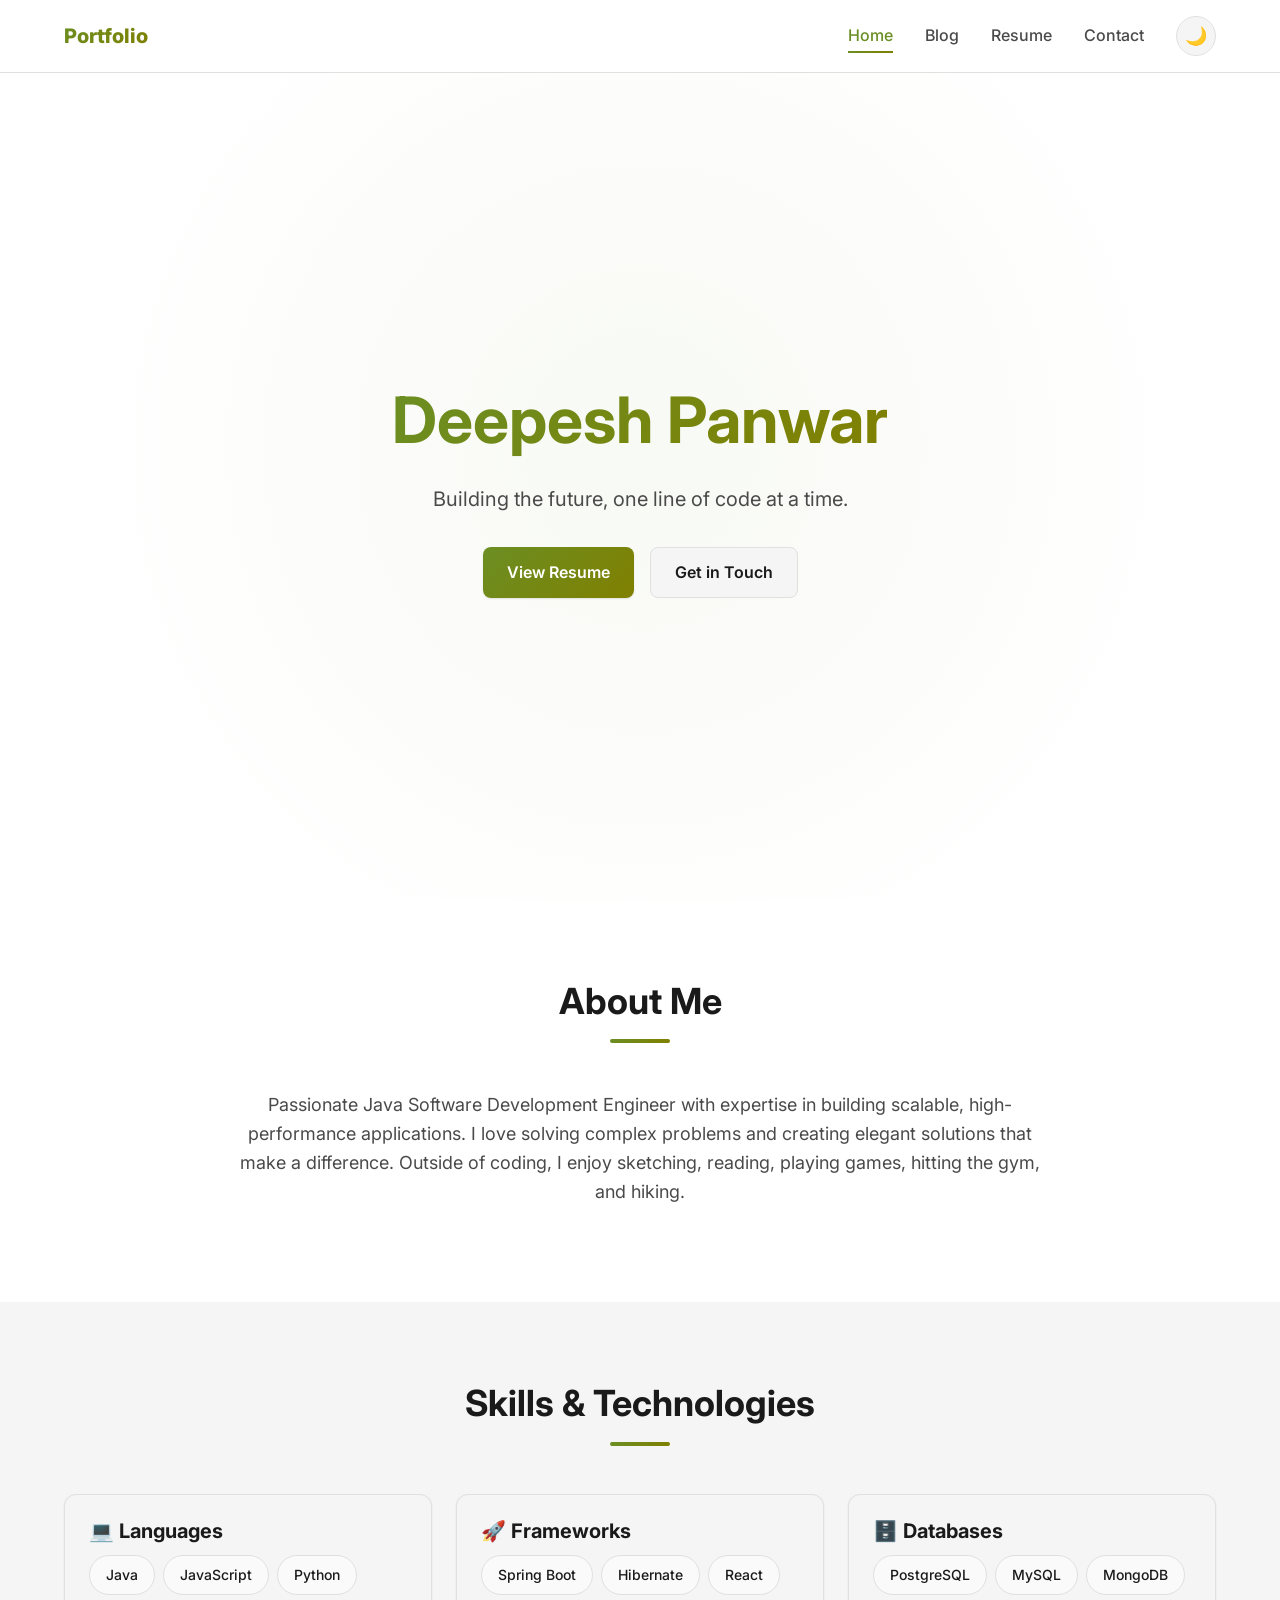
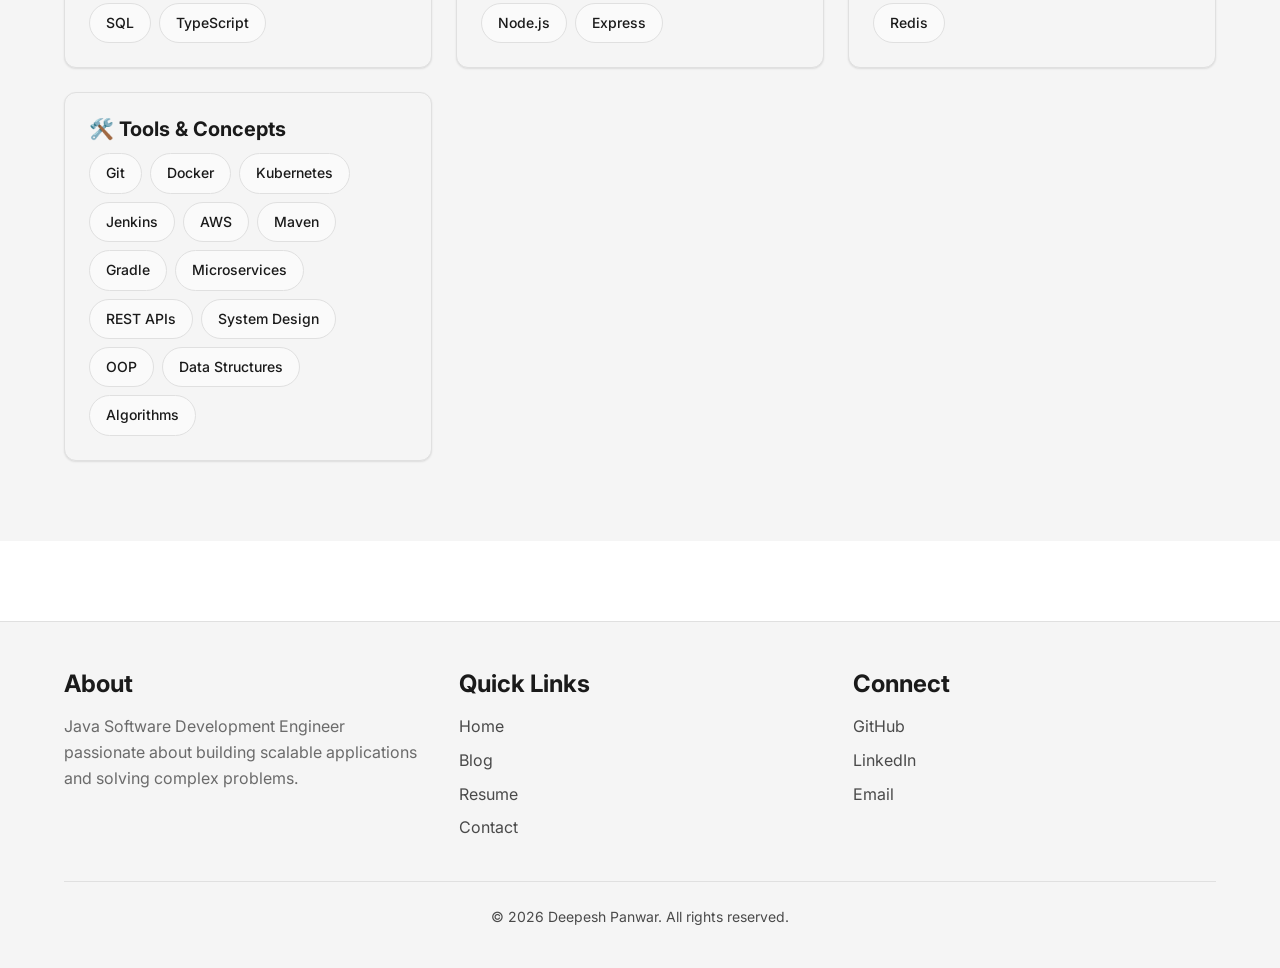
<file: index.html>
<!doctype html>
<html lang="en">
  <head>
    <meta charset="UTF-8" />
    <meta name="viewport" content="width=device-width, initial-scale=1.0" />
    <meta
      name="description"
      content="Portfolio of a Java Software Development Engineer - Building scalable applications and solving complex problems"
    />
    <meta
      name="keywords"
      content="Java Developer, Software Engineer, Spring Boot, Microservices, Backend Development"
    />
    <meta name="author" content="Deepesh Panwar" />
    <title>DP</title>

    <!-- Stylesheet -->
    <link rel="stylesheet" href="css/styles.css" />

    <!-- Favicon -->
    <link rel="icon" type="image/png" href="assets/icons/favicon.png">

    <!-- Google tag (gtag.js) -->
    <script async src="https://www.googletagmanager.com/gtag/js?id=G-KCR0TJN84C"></script>
    <script>
      window.dataLayer = window.dataLayer || [];
      function gtag(){dataLayer.push(arguments);}
      gtag('js', new Date());

      gtag('config', 'G-KCR0TJN84C');
    </script>
  </head>
  <body>
    <!-- Navigation -->
    <div id="navbar-placeholder"></div>

    <!-- Hero Section -->
    <section class="hero">
      <div class="container hero-content">
        <h1 class="hero-title" id="hero-name">Loading...</h1>
        <p class="hero-subtitle" id="hero-tagline">Loading...</p>
        <div class="hero-cta">
          <a href="resume.html" class="btn btn-primary">View Resume</a>
          <a href="contact.html" class="btn btn-secondary">Get in Touch</a>
        </div>
      </div>
    </section>

    <!-- About Section -->
    <section class="section">
      <div class="container">
        <h2 class="section-title">About Me</h2>
        <div style="max-width: 800px; margin: 0 auto; text-align: center">
          <p
            id="about-bio"
            style="
              font-size: var(--text-lg);
              color: var(--color-text-secondary);
            "
          >
            Loading...
          </p>
        </div>
      </div>
    </section>

    <!-- Skills Section -->
    <section class="section" style="background: var(--color-surface)">
      <div class="container">
        <h2 class="section-title">Skills & Technologies</h2>
        <div id="skills-container">Loading...</div>
      </div>
    </section>

    <!-- Testimonials Section -->
    <!-- Testimonials Section (Hidden) -->
    <!--
    <section class="section">
      <div class="container">
        <h2 class="section-title">What People Say</h2>

        <div class="grid grid-3 mb-8" id="testimonials-container">
          Loading...
        </div>

        <div style="max-width: 600px; margin: 0 auto">
          <div class="card">
            <h3 class="card-title text-center">Share Your Thoughts</h3>
            <p class="text-center text-muted mb-6">
              Worked with me? I'd love to hear your feedback!
            </p>

            <form
              id="testimonial-form"
              onsubmit="handleTestimonialSubmit(event)"
            >
              <div class="form-group">
                <label for="testimonial-name" class="form-label"
                  >Your Name *</label
                >
                <input
                  type="text"
                  id="testimonial-name"
                  class="form-input"
                  placeholder="John Doe"
                  required
                />
              </div>

              <div class="form-group">
                <label for="testimonial-role" class="form-label"
                  >Your Role/Company *</label
                >
                <input
                  type="text"
                  id="testimonial-role"
                  class="form-input"
                  placeholder="Senior Developer at Company X"
                  required
                />
              </div>

              <div class="form-group">
                <label for="testimonial-message" class="form-label"
                  >Your Message *</label
                >
                <textarea
                  id="testimonial-message"
                  class="form-textarea"
                  placeholder="Share your experience working with me..."
                  required
                  minlength="20"
                ></textarea>
              </div>

              <button type="submit" class="btn btn-primary" style="width: 100%">
                Submit Testimonial
              </button>

              <p
                class="text-muted text-center mt-4"
                style="font-size: var(--text-sm)"
              >
                Your testimonial will be reviewed before being published.
              </p>
            </form>
          </div>
        </div>
      </div>
    </section>
    -->

    <!-- Footer -->
    <div id="footer-placeholder"></div>

    <!-- Scripts -->
    <script src="js/data.js"></script>
    <script src="js/components.js"></script>
    <script src="js/theme.js"></script>

    <!-- Page-specific script -->
    <script>
      document.addEventListener("DOMContentLoaded", () => {
        // Populate hero section
        document.getElementById("hero-name").textContent =
          portfolioData.personal.name;
        document.getElementById("hero-tagline").textContent =
          portfolioData.personal.tagline;

        // Populate about section
        document.getElementById("about-bio").textContent =
          portfolioData.personal.bio;

        // Populate skills
        document.getElementById("skills-container").innerHTML =
          createSkillsSection();

        // Populate testimonials
        const testimonialsContainer = document.getElementById(
          "testimonials-container",
        );
        if (testimonialsContainer) {
            const approvedTestimonials = portfolioData.testimonials.filter(
              (t) => t.approved,
            );

            if (approvedTestimonials.length > 0) {
              testimonialsContainer.innerHTML = approvedTestimonials
                .map((testimonial) => createTestimonialCard(testimonial))
                .join("");
            } else {
              testimonialsContainer.innerHTML =
                '<p class="text-center text-muted">No testimonials yet. Be the first to share your thoughts!</p>';
            }
        }
      });
    </script>

    <!-- Add skill tag styles -->
    <style>
      .skill-tag {
        display: inline-block;
        padding: var(--space-2) var(--space-4);
        background: var(--color-surface-elevated);
        border: 1px solid var(--color-border);
        border-radius: var(--radius-full);
        font-size: var(--text-sm);
        font-weight: 500;
        color: var(--color-text);
        transition: all var(--transition-fast);
      }

      .skill-tag:hover {
        background: #6b8e23;
        color: white;
        border-color: #6b8e23;
        transform: translateY(-2px);
      }

      .tag {
        display: inline-block;
        padding: var(--space-1) var(--space-3);
        background: var(--color-surface-elevated);
        border-radius: var(--radius-full);
        font-size: var(--text-xs);
        color: var(--color-primary);
        font-weight: 600;
      }
    </style>
  </body>
</html>
</file>
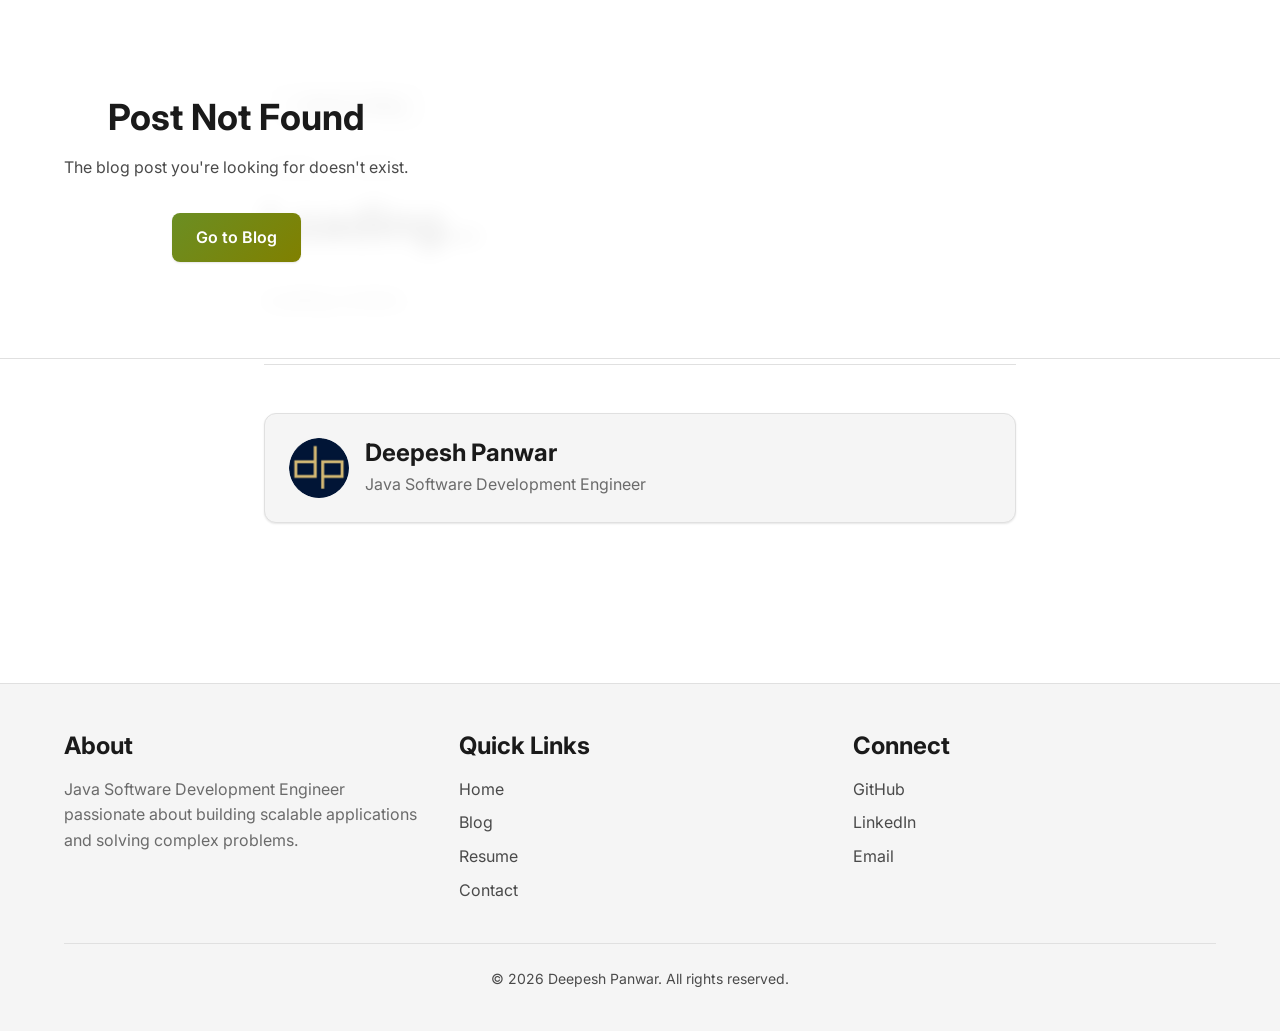
<file: blog-post.html>
<!DOCTYPE html>
<html lang="en">
<head>
  <meta charset="UTF-8">
  <meta name="viewport" content="width=device-width, initial-scale=1.0">
  <meta name="description" content="Blog post details">
  <title>Blog Post - Deepesh Panwar</title>
  
  <link rel="icon" type="image/png" href="assets/icons/favicon.png">
  <link rel="stylesheet" href="css/styles.css">

  <!-- Google tag (gtag.js) -->
  <script async src="https://www.googletagmanager.com/gtag/js?id=G-KCR0TJN84C"></script>
  <script>
    window.dataLayer = window.dataLayer || [];
    function gtag(){dataLayer.push(arguments);}
    gtag('js', new Date());

    gtag('config', 'G-KCR0TJN84C');
  </script>
</head>
<body>
  <!-- Navigation -->
  <div id="navbar-placeholder"></div>

  <!-- Blog Post Content -->
  <article class="section">
    <div class="container" style="max-width: 800px;"> <!-- Centered and limited width -->
      <a href="blog.html" class="btn btn-secondary mb-6">← Back to Blog</a>
      
      <header class="mb-8">
        <div class="card-meta mb-4">
          <span id="post-date">Loading...</span>
          <span id="post-read-time">Loading...</span>
        </div>
        <h1 id="post-title" style="margin-bottom: var(--space-4);">Loading...</h1>
        <div id="post-tags" class="mb-6"></div>
      </header>
      
      <div class="card" style="border: none; background: transparent; box-shadow: none; padding: 0;">
        <div id="post-content" style="font-size: var(--text-lg); line-height: 1.8; color: var(--color-text-secondary);">
          Loading content...
        </div>
      </div>
      
      <hr style="margin: var(--space-12) 0; border: 0; border-top: 1px solid var(--color-border);">
      
      <!-- Author Bio (Mini) -->
      <div class="card flex-center" style="gap: var(--space-4); justify-content: flex-start;">
        <img src="assets/icons/favicon.png" alt="Author" style="width: 60px; height: 60px; border-radius: 50%;">
        <div>
          <h4 style="margin-bottom: var(--space-1);">Deepesh Panwar</h4>
          <p class="text-muted" style="margin-bottom: 0;">Java Software Development Engineer</p>
        </div>
      </div>
    </div>
  </article>

  <!-- Footer -->
  <div id="footer-placeholder"></div>

  <!-- Scripts -->
  <script src="js/data.js"></script>
  <script src="js/components.js"></script>
  <script src="js/theme.js"></script>
  
  <script>
    document.addEventListener('DOMContentLoaded', () => {
      // Get post ID from URL
      const urlParams = new URLSearchParams(window.location.search);
      const postId = parseInt(urlParams.get('id'));
      
      // Find post in data
      const post = portfolioData.blogPosts.find(p => p.id === postId);
      
      if (post) {
        // Populate content
        document.title = `${post.title} - Deepesh Panwar`;
        document.getElementById('post-title').textContent = post.title;
        document.getElementById('post-date').textContent = `📅 ${formatDate(post.date)}`;
        document.getElementById('post-read-time').textContent = `⏱️ ${post.readTime}`;
        
        // Tags
        const tagsHtml = post.tags.map(tag => `<span class="tag">#${tag}</span>`).join(' ');
        document.getElementById('post-tags').innerHTML = tagsHtml;
        
        // Content (Use full content if available, otherwise lorem ipsum)
        const fullContent = post.content || `
          <p class="mb-4">${post.excerpt}</p>
          <p class="mb-4">Lorem ipsum dolor sit amet, consectetur adipiscing elit. Sed do eiusmod tempor incididunt ut labore et dolore magna aliqua. Ut enim ad minim veniam, quis nostrud exercitation ullamco laboris nisi ut aliquip ex ea commodo consequat.</p>
          <h3 class="mb-4">Key Concepts</h3>
          <p class="mb-4">Duis aute irure dolor in reprehenderit in voluptate velit esse cillum dolore eu fugiat nulla pariatur. Excepteur sint occaecat cupidatat non proident, sunt in culpa qui officia deserunt mollit anim id est laborum.</p>
          <ul style="margin-bottom: var(--space-6); padding-left: var(--space-6);">
            <li class="mb-2">Understanding the core principles</li>
            <li class="mb-2">Implementing best practices in your workflow</li>
            <li class="mb-2">Optimizing for performance and scalability</li>
          </ul>
          <p class="mb-4">Sed ut perspiciatis unde omnis iste natus error sit voluptatem accusantium doloremque laudantium, totam rem aperiam, eaque ipsa quae ab illo inventore veritatis et quasi architecto beatae vitae dicta sunt explicabo.</p>
          <p>Nemo enim ipsam voluptatem quia voluptas sit aspernatur aut odit aut fugit, sed quia consequuntur magni dolores eos qui ratione voluptatem sequi nesciunt.</p>
        `;
        
        document.getElementById('post-content').innerHTML = fullContent;
      } else {
        // Post not found
        document.querySelector('.container').innerHTML = `
          <div class="text-center" style="padding: var(--space-20) 0;">
            <h2>Post Not Found</h2>
            <p class="mb-8">The blog post you're looking for doesn't exist.</p>
            <a href="blog.html" class="btn btn-primary">Go to Blog</a>
          </div>
        `;
      }
    });

    // Helper to format date (duplicated from components.js if needed, strictly speaking components.js loads first so it should be available)
    function formatDate(dateString) {
      const options = { year: 'numeric', month: 'long', day: 'numeric' };
      return new Date(dateString).toLocaleDateString('en-US', options);
    }
  </script>
</body>
</html>
</file>
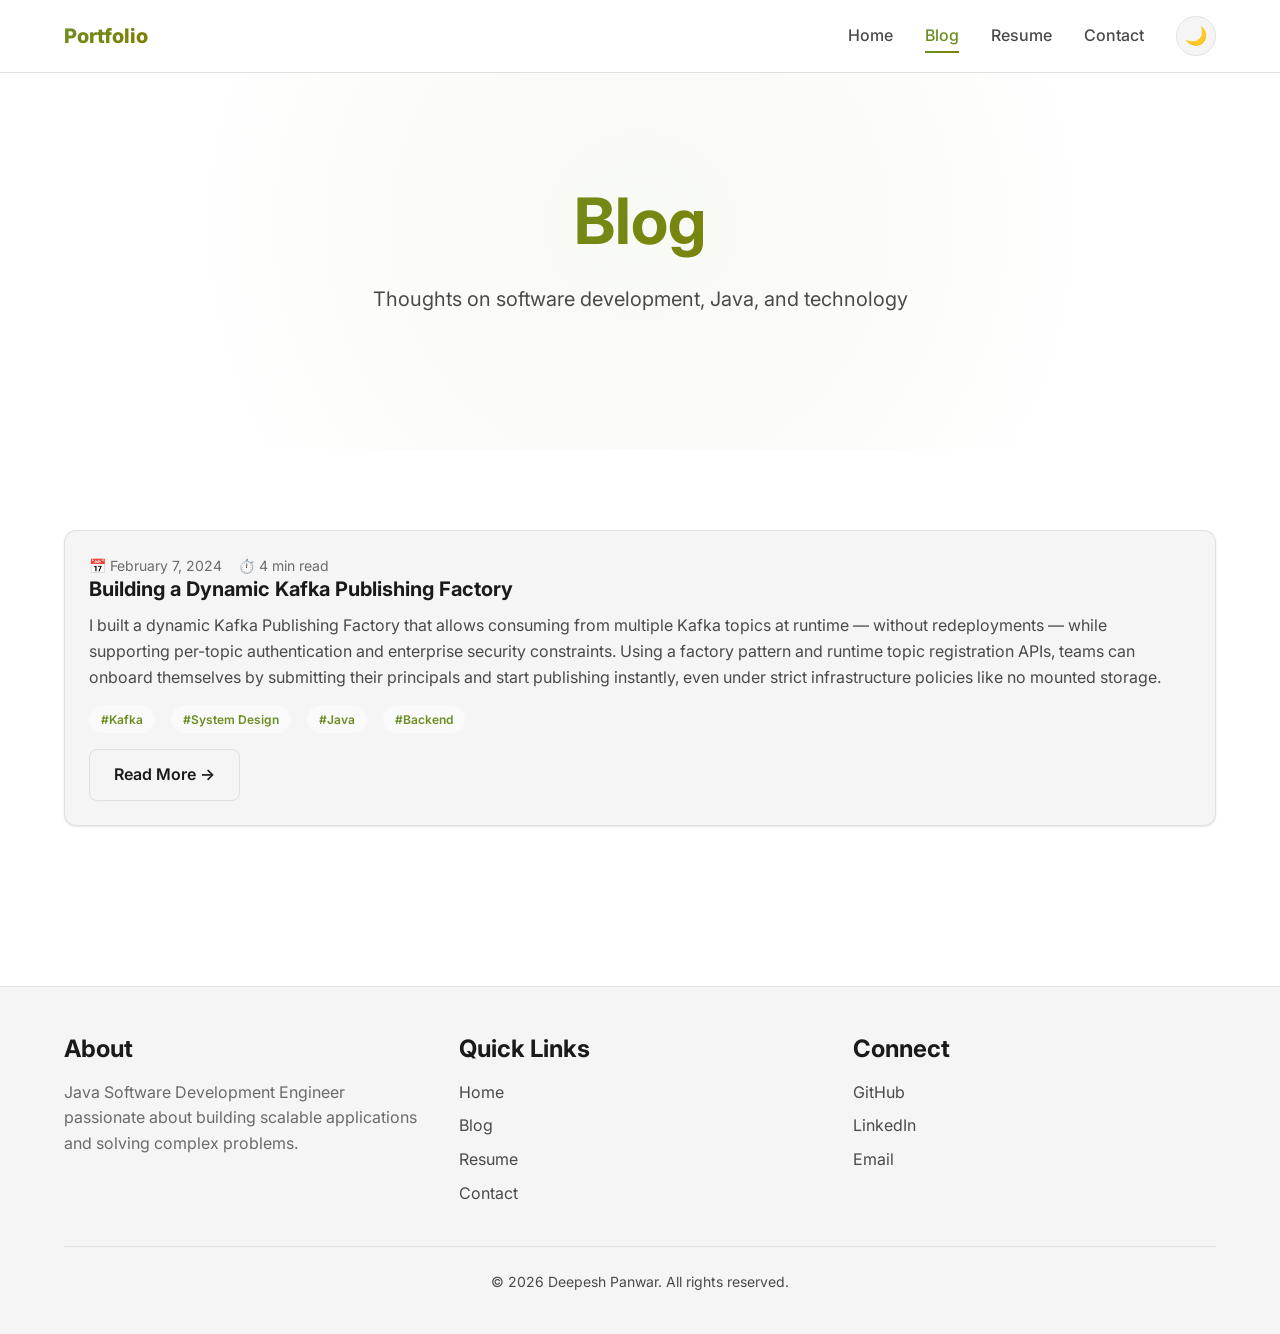
<file: blog.html>
<!DOCTYPE html>
<html lang="en">
<head>
  <meta charset="UTF-8">
  <meta name="viewport" content="width=device-width, initial-scale=1.0">
  <meta name="description" content="Blog posts about Java development, software engineering, and technology">
  <meta name="keywords" content="Java Blog, Software Engineering, Programming, Tech Articles">
  <title>Blog - Java SDE Portfolio</title>
  
  <link rel="icon" type="image/png" href="assets/icons/favicon.png">
  <link rel="stylesheet" href="css/styles.css">

  <!-- Google tag (gtag.js) -->
  <script async src="https://www.googletagmanager.com/gtag/js?id=G-KCR0TJN84C"></script>
  <script>
    window.dataLayer = window.dataLayer || [];
    function gtag(){dataLayer.push(arguments);}
    gtag('js', new Date());

    gtag('config', 'G-KCR0TJN84C');
  </script>
</head>
<body>
  <!-- Navigation -->
  <div id="navbar-placeholder"></div>

  <!-- Page Header -->
  <section class="hero" style="min-height: 50vh;">
    <div class="container hero-content">
      <h1 class="hero-title">Blog</h1>
      <p class="hero-subtitle">Thoughts on software development, Java, and technology</p>
    </div>
  </section>

  <!-- Blog Posts Section -->
  <section class="section">
    <div class="container">
      <div class="grid grid-2" id="blog-posts-container">
        Loading...
      </div>
    </div>
  </section>

  <!-- Footer -->
  <div id="footer-placeholder"></div>

  <!-- Scripts -->
  <script src="js/data.js"></script>
  <script src="js/components.js"></script>
  <script src="js/theme.js"></script>
  
  <!-- Page-specific script -->
  <script>
    document.addEventListener('DOMContentLoaded', () => {
      const blogContainer = document.getElementById('blog-posts-container');
      
      if (portfolioData.blogPosts.length > 0) {
        // Sort by date (newest first)
        const sortedPosts = [...portfolioData.blogPosts].sort((a, b) => 
          new Date(b.date) - new Date(a.date)
        );
        
        blogContainer.innerHTML = sortedPosts
          .map(post => createBlogCard(post))
          .join('');
      } else {
        blogContainer.innerHTML = `
          <div style="grid-column: 1 / -1; text-align: center; padding: var(--space-16);">
            <h3>No blog posts yet</h3>
            <p class="text-muted">Check back soon for new content!</p>
          </div>
        `;
      }
    });
  </script>

  <style>
    .tag {
      display: inline-block;
      padding: var(--space-1) var(--space-3);
      background: var(--color-surface-elevated);
      border-radius: var(--radius-full);
      font-size: var(--text-xs);
      color: var(--color-primary);
      font-weight: 600;
    }
  </style>
</body>
</html>
</file>
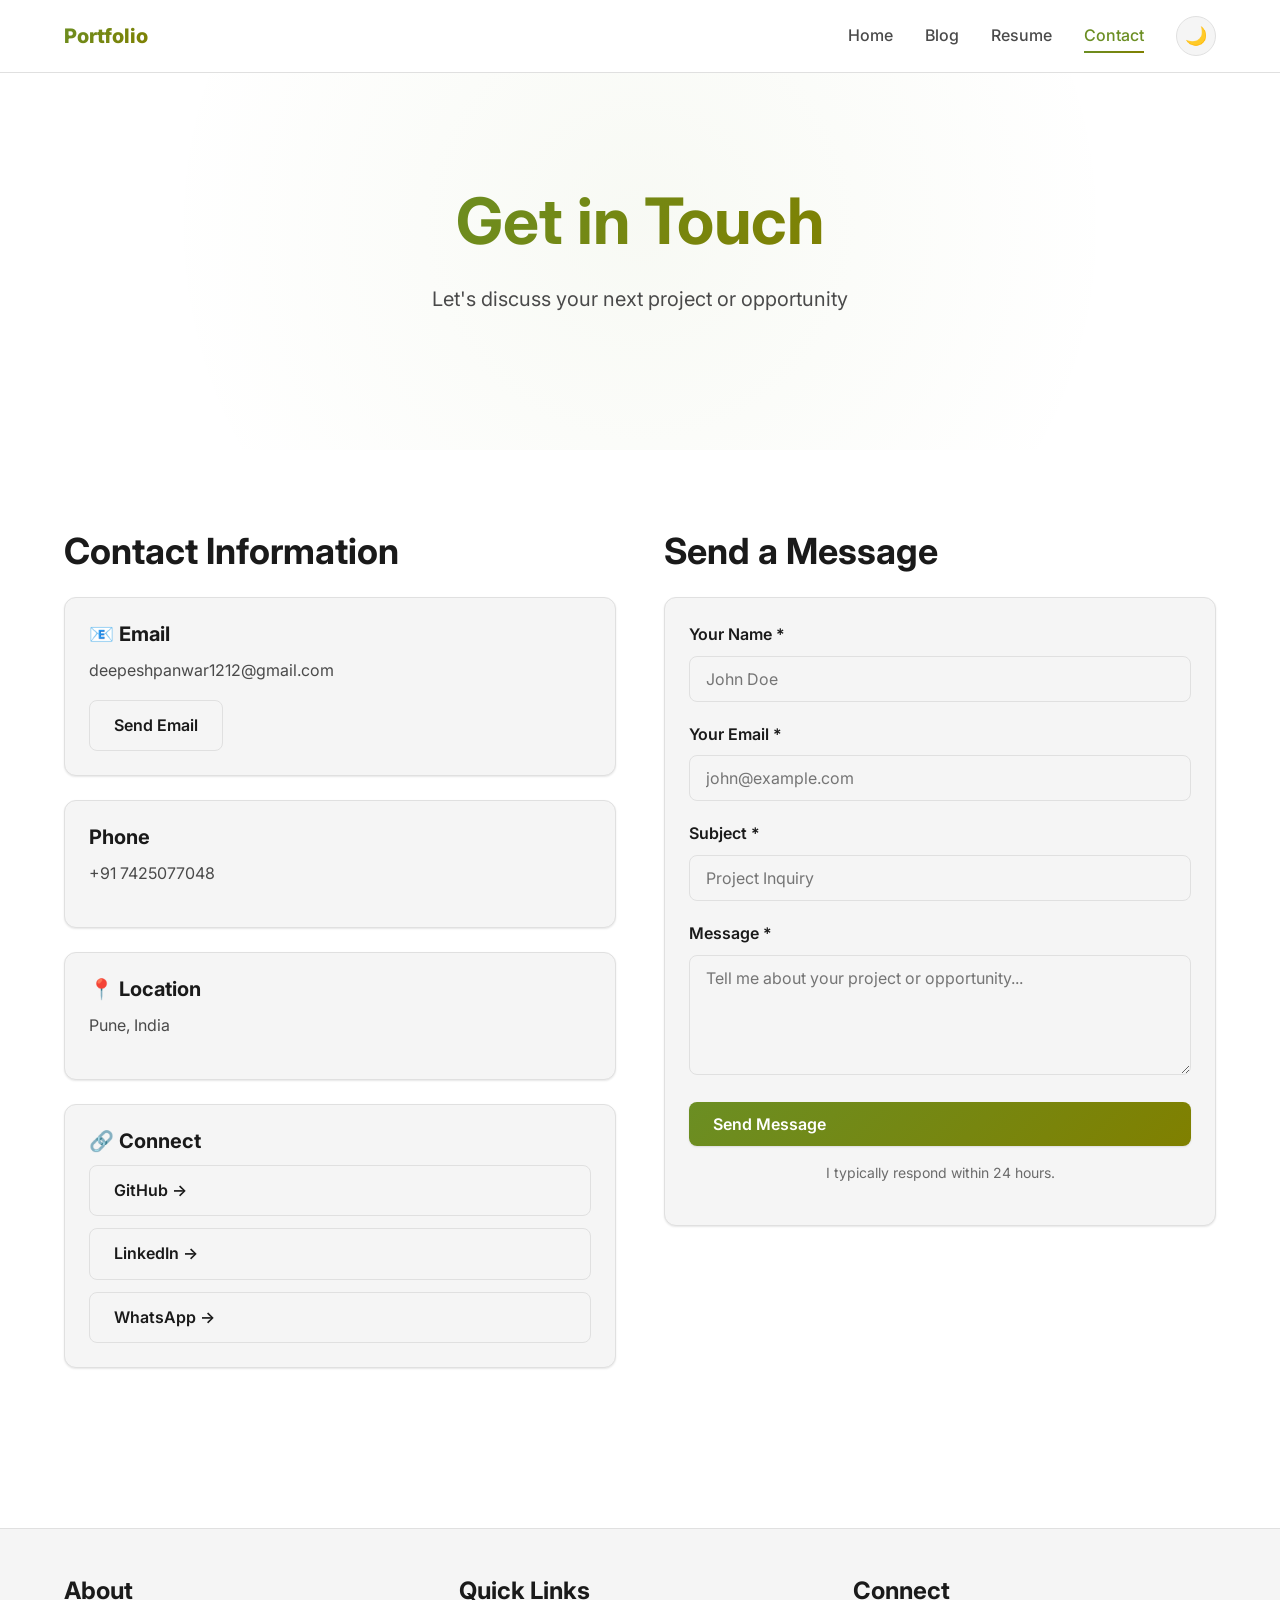
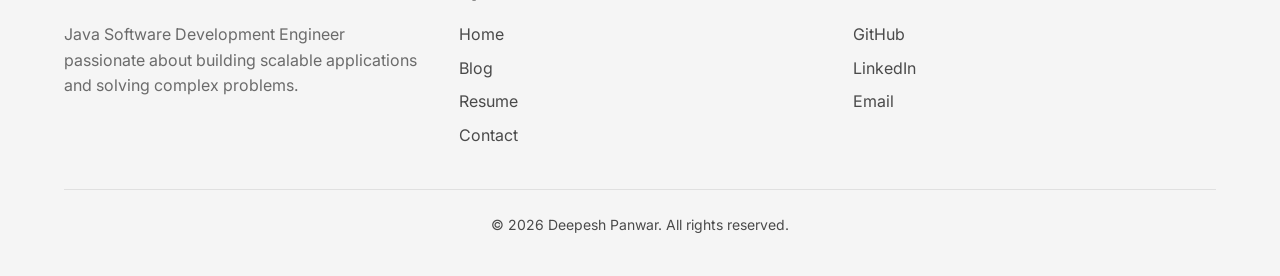
<file: contact.html>
<!DOCTYPE html>
<html lang="en">
<head>
  <meta charset="UTF-8">
  <meta name="viewport" content="width=device-width, initial-scale=1.0">
  <meta name="description" content="Get in touch with a Java Software Development Engineer">
  <meta name="keywords" content="Contact, Hire Java Developer, Software Engineer Contact">
  <title>Contact - Java SDE Portfolio</title>
  
  <link rel="icon" type="image/png" href="assets/icons/favicon.png">
  <link rel="stylesheet" href="css/styles.css">

  <!-- Google tag (gtag.js) -->
  <script async src="https://www.googletagmanager.com/gtag/js?id=G-KCR0TJN84C"></script>
  <script>
    window.dataLayer = window.dataLayer || [];
    function gtag(){dataLayer.push(arguments);}
    gtag('js', new Date());

    gtag('config', 'G-KCR0TJN84C');
  </script>
</head>
<body>
  <!-- Navigation -->
  <div id="navbar-placeholder"></div>

  <!-- Page Header -->
  <section class="hero" style="min-height: 50vh;">
    <div class="container hero-content">
      <h1 class="hero-title">Get in Touch</h1>
      <p class="hero-subtitle">Let's discuss your next project or opportunity</p>
    </div>
  </section>

  <!-- Contact Section -->
  <section class="section">
    <div class="container">
      <div class="grid grid-2" style="gap: var(--space-12);">
        
        <!-- Contact Information -->
        <div>
          <h2 class="mb-6">Contact Information</h2>
          
          <div class="card mb-6">
            <h3 class="card-title">📧 Email</h3>
            <p class="card-text" id="contact-email">Loading...</p>
            <a href="#" id="email-link" class="btn btn-secondary">Send Email</a>
          </div>

          <div class="card mb-6">
            <h3 class="card-title"> Phone</h3>
            <p class="card-text" id="contact-phone">Loading...</p>
            <!-- <a href="#" id="phone-link" class="btn btn-secondary">Call Now</a> -->
          </div>

          <div class="card mb-6">
            <h3 class="card-title">📍 Location</h3>
            <p class="card-text" id="contact-location">Loading...</p>
          </div>

          <div class="card">
            <h3 class="card-title">🔗 Connect</h3>
            <div style="display: flex; flex-direction: column; gap: var(--space-3);">
              <a href="#" id="github-link" target="_blank" class="btn btn-secondary">GitHub →</a>
              <a href="#" id="linkedin-link" target="_blank" class="btn btn-secondary">LinkedIn →</a>
              <a href="#" id="whatsapp-link" target="_blank" class="btn btn-secondary">WhatsApp →</a>
            </div>
          </div>
        </div>

        <!-- Contact Form -->
        <div>
          <h2 class="mb-6">Send a Message</h2>
          
          <div class="card">
            <form id="contact-form" onsubmit="handleContactSubmit(event)">
              <div class="form-group">
                <label for="contact-name" class="form-label">Your Name *</label>
                <input 
                  type="text" 
                  id="contact-name" 
                  class="form-input" 
                  placeholder="John Doe"
                  required
                >
              </div>

              <div class="form-group">
                <label for="contact-email" class="form-label">Your Email *</label>
                <input 
                  type="email" 
                  id="contact-email" 
                  class="form-input" 
                  placeholder="john@example.com"
                  required
                >
              </div>

              <div class="form-group">
                <label for="contact-subject" class="form-label">Subject *</label>
                <input 
                  type="text" 
                  id="contact-subject" 
                  class="form-input" 
                  placeholder="Project Inquiry"
                  required
                >
              </div>

              <div class="form-group">
                <label for="contact-message" class="form-label">Message *</label>
                <textarea 
                  id="contact-message" 
                  class="form-textarea" 
                  placeholder="Tell me about your project or opportunity..."
                  required
                  minlength="20"
                ></textarea>
              </div>

              <button type="submit" class="btn btn-primary" style="width: 100%;">
                Send Message
              </button>

              <p class="text-muted text-center mt-4" style="font-size: var(--text-sm);">
                I typically respond within 24 hours.
              </p>
            </form>
          </div>
        </div>
      </div>
    </div>
  </section>

  <!-- Footer -->
  <div id="footer-placeholder"></div>

  <!-- Scripts -->
  <script src="js/data.js"></script>
  <script src="js/components.js"></script>
  <script src="js/theme.js"></script>
  
  <!-- Page-specific script -->
  <script>
    document.addEventListener('DOMContentLoaded', () => {
      // Helper to safely set text content
      const setText = (id, text) => {
        const el = document.getElementById(id);
        if (el) el.textContent = text;
      };

      // Helper to safely set href
      const setHref = (id, href) => {
        const el = document.getElementById(id);
        if (el) el.href = href;
      };

      // Populate contact information
      setText('contact-email', portfolioData.personal.email);
      setText('contact-location', portfolioData.personal.location);
      
      // Set email link
      setHref('email-link', `mailto:${portfolioData.personal.email}`);
      
      // Set phone number
      setText('contact-phone', portfolioData.personal.phone);
      setHref('phone-link', `tel:${portfolioData.personal.phone}`);
      
      // Set social links
      setHref('github-link', portfolioData.personal.social.github);
      setHref('linkedin-link', portfolioData.personal.social.linkedin);
      setHref('whatsapp-link', portfolioData.personal.social.whatsapp);
    });
  </script>
</body>
</html>
</file>
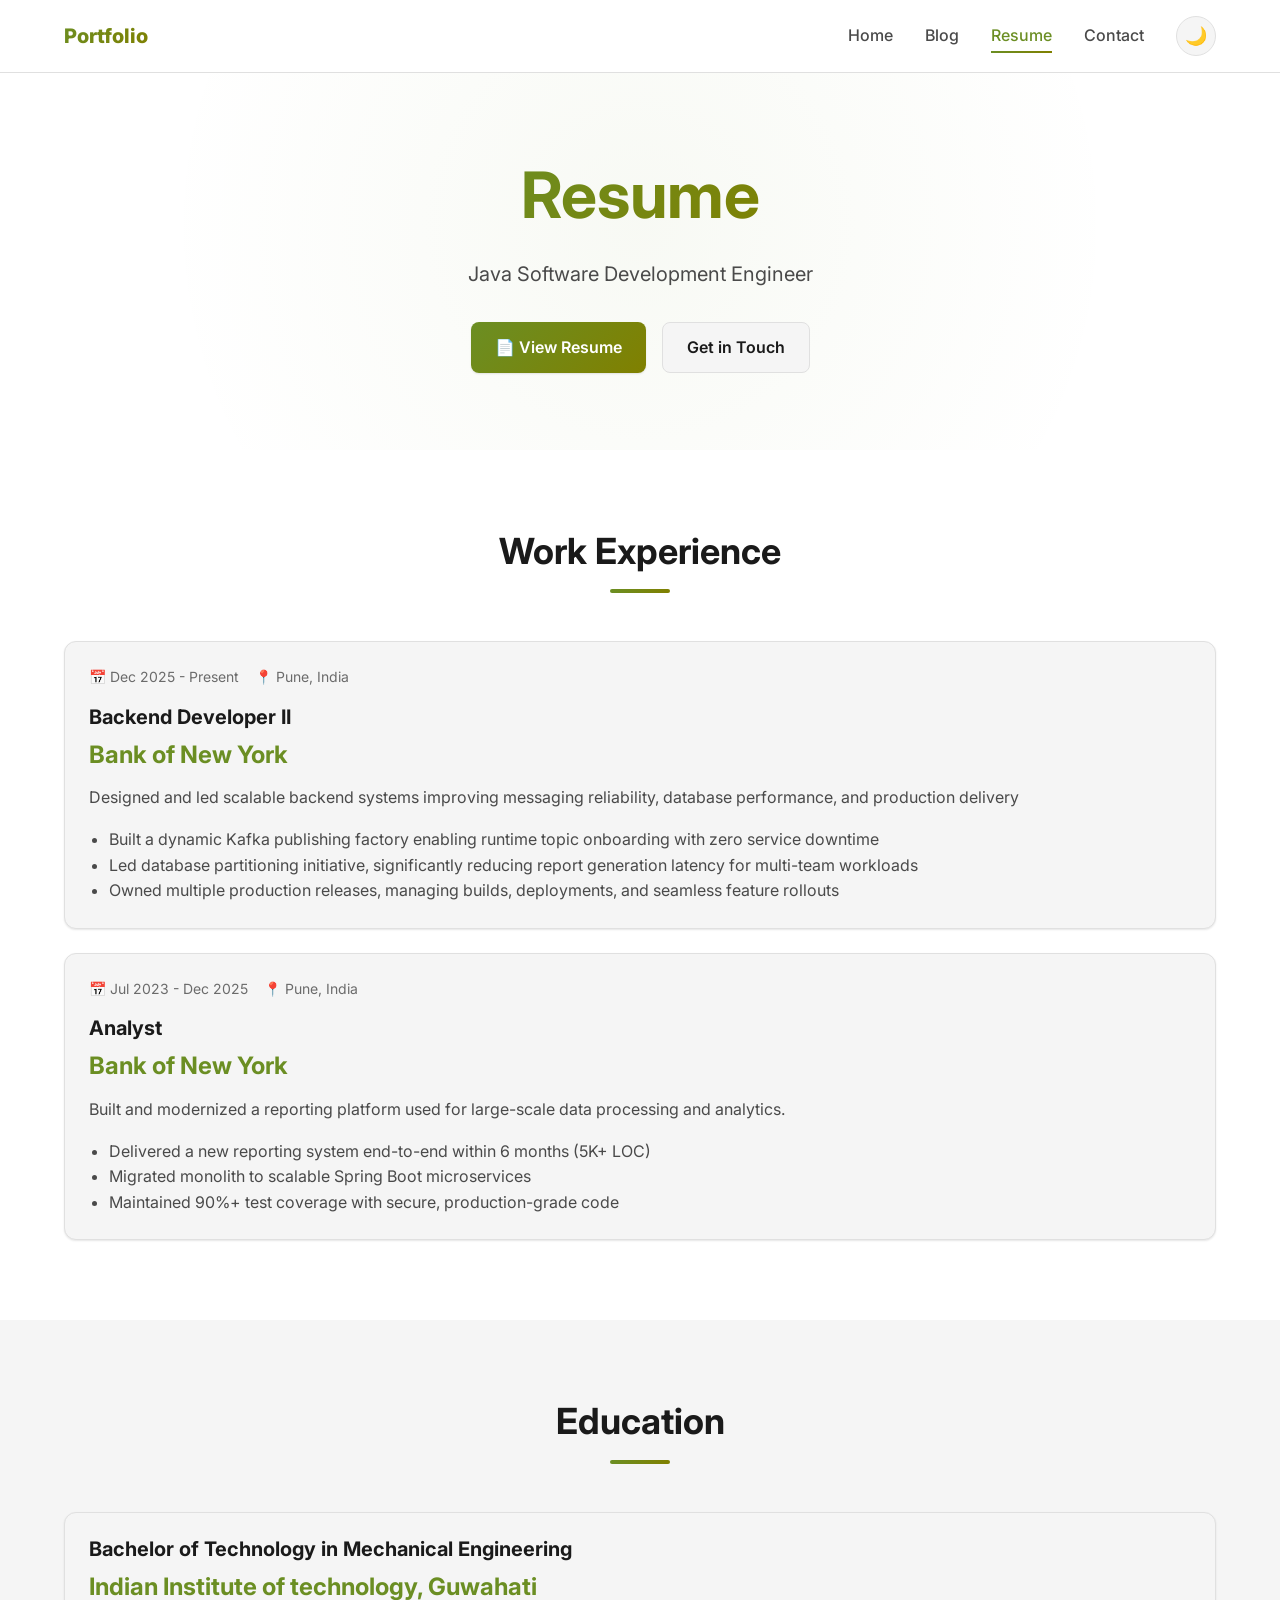
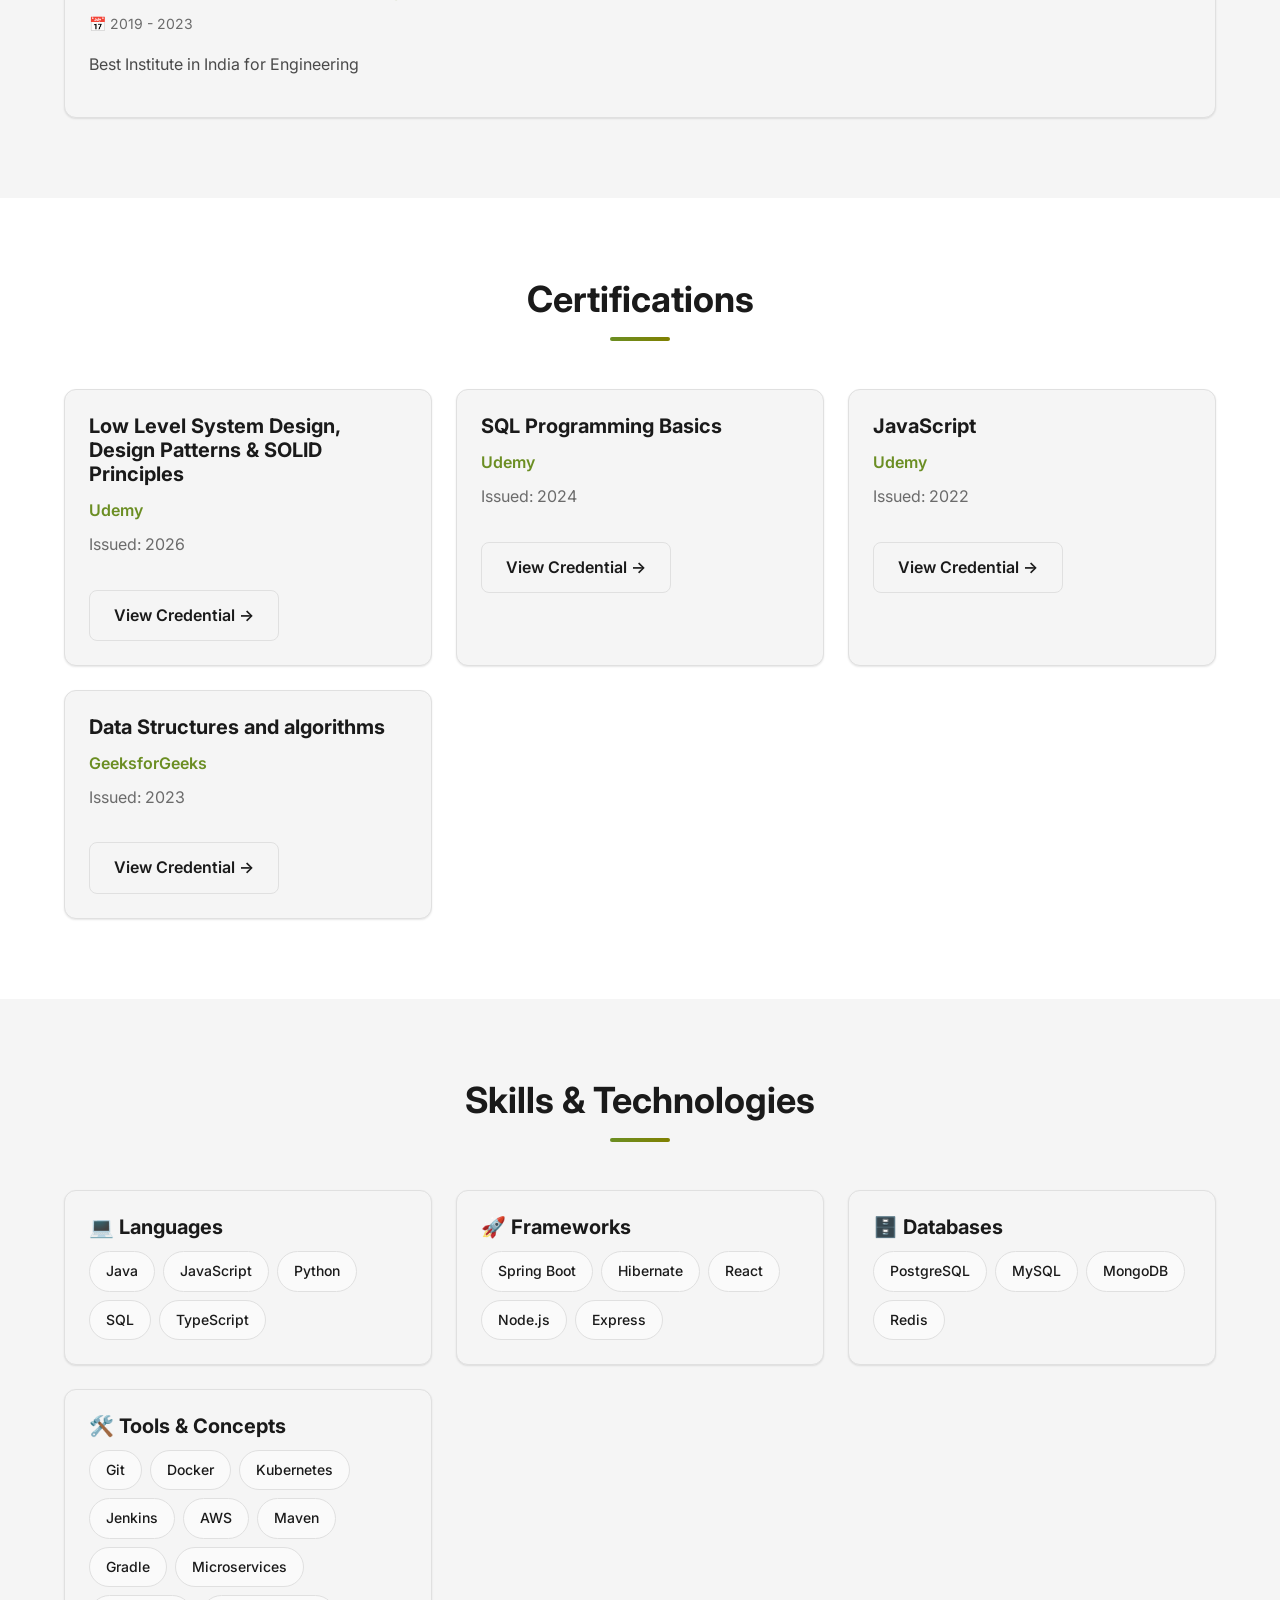
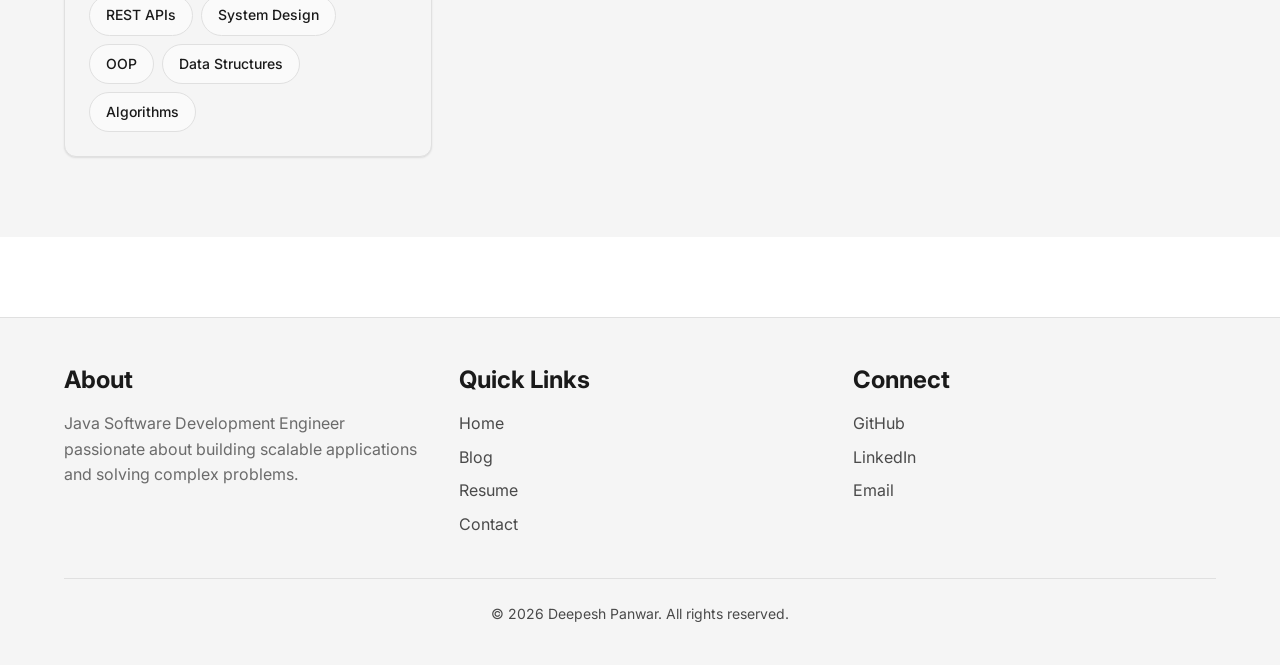
<file: resume.html>
<!DOCTYPE html>
<html lang="en">
<head>
  <meta charset="UTF-8">
  <meta name="viewport" content="width=device-width, initial-scale=1.0">
  <meta name="description" content="Resume and professional experience of a Java Software Development Engineer">
  <meta name="keywords" content="Resume, CV, Java Developer, Work Experience, Skills">
  <title>Resume - Java SDE Portfolio</title>
  
  <link rel="icon" type="image/png" href="assets/icons/favicon.png">
  <link rel="stylesheet" href="css/styles.css">

  <!-- Google tag (gtag.js) -->
  <script async src="https://www.googletagmanager.com/gtag/js?id=G-KCR0TJN84C"></script>
  <script>
    window.dataLayer = window.dataLayer || [];
    function gtag(){dataLayer.push(arguments);}
    gtag('js', new Date());

    gtag('config', 'G-KCR0TJN84C');
  </script>
</head>
<body>
  <!-- Navigation -->
  <div id="navbar-placeholder"></div>

  <!-- Page Header -->
  <section class="hero" style="min-height: 50vh;">
    <div class="container hero-content">
      <h1 class="hero-title">Resume</h1>
      <p class="hero-subtitle" id="resume-subtitle">Loading...</p>
      <div class="hero-cta">
        <a href="https://drive.google.com/file/d/1t9ZDg6WN7j-vyTGflJYJ46uTe69LpkIl/view" target="_blank" class="btn btn-primary">📄 View Resume</a>
        <a href="contact.html" class="btn btn-secondary">Get in Touch</a>
      </div>
    </div>
  </section>

  <!-- Experience Section -->
  <section class="section">
    <div class="container">
      <h2 class="section-title">Work Experience</h2>
      <div class="grid" style="grid-template-columns: 1fr; gap: var(--space-6);" id="experience-container">
        Loading...
      </div>
    </div>
  </section>

  <!-- Education Section -->
  <section class="section" style="background: var(--color-surface);">
    <div class="container">
      <h2 class="section-title">Education</h2>
      <div class="grid grid-2" id="education-container">
        Loading...
      </div>
    </div>
  </section>

  <!-- Certifications Section -->
  <section class="section">
    <div class="container">
      <h2 class="section-title">Certifications</h2>
      <div class="grid grid-2" id="certifications-container">
        Loading...
      </div>
    </div>
  </section>

  <!-- Skills Section -->
  <section class="section" style="background: var(--color-surface);">
    <div class="container">
      <h2 class="section-title">Skills & Technologies</h2>
      <div id="skills-container">
        Loading...
      </div>
    </div>
  </section>

  <!-- Footer -->
  <div id="footer-placeholder"></div>

  <!-- Scripts -->
  <script src="js/data.js"></script>
  <script src="js/components.js"></script>
  <script src="js/theme.js"></script>
  
  <!-- Page-specific script -->
  <script>
    document.addEventListener('DOMContentLoaded', () => {
      // Populate subtitle
      document.getElementById('resume-subtitle').textContent = portfolioData.personal.title;
      
      // Populate experience
      const experienceContainer = document.getElementById('experience-container');
      experienceContainer.innerHTML = portfolioData.experience
        .map(exp => createExperienceCard(exp))
        .join('');
      
      // Populate education
      const educationContainer = document.getElementById('education-container');
      educationContainer.innerHTML = portfolioData.education
        .map(edu => `
          <div class="card">
            <h3 class="card-title">${edu.degree}</h3>
            <h4 style="color: var(--color-primary); margin-bottom: var(--space-3);">${edu.institution}</h4>
            <div class="card-meta mb-4">
              <span>📅 ${edu.duration}</span>
              <!-- <span>🎓 ${edu.grade}</span> -->
            </div>
            <p class="card-text">${edu.description}</p>
          </div>
        `)
        .join('');
      
      // Populate certifications
      const certificationsContainer = document.getElementById('certifications-container');
      if (portfolioData.certifications.length > 0) {
        certificationsContainer.innerHTML = portfolioData.certifications
          .map(cert => `
            <div class="card">
              <h3 class="card-title">${cert.name}</h3>
              <p style="color: var(--color-primary); font-weight: 600; margin-bottom: var(--space-2);">
                ${cert.issuer}
              </p>
              <p class="text-muted">Issued: ${cert.date}</p>
              ${cert.credentialUrl !== '#' ? 
                `<a href="${cert.credentialUrl}" target="_blank" class="btn btn-secondary mt-4">View Credential →</a>` : 
                ''
              }
            </div>
          `)
          .join('');
      } else {
        certificationsContainer.innerHTML = '<p class="text-center text-muted">No certifications listed.</p>';
      }
      
      // Populate skills
      document.getElementById('skills-container').innerHTML = createSkillsSection();
    });
  </script>

  <style>
    .skill-tag {
      display: inline-block;
      padding: var(--space-2) var(--space-4);
      background: var(--color-surface-elevated);
      border: 1px solid var(--color-border);
      border-radius: var(--radius-full);
      font-size: var(--text-sm);
      font-weight: 500;
      color: var(--color-text);
      transition: all var(--transition-fast);
    }
    
    .skill-tag:hover {
      background: #6b8e23;
      color: white;
      border-color: #6b8e23;
      transform: translateY(-2px);
    }

    @media print {
      .navbar, .footer, .btn {
        display: none;
      }
      
      .hero {
        min-height: auto !important;
        padding: var(--space-8) 0;
      }
      
      .section {
        padding: var(--space-8) 0;
      }
      
      .card {
        break-inside: avoid;
        box-shadow: none;
        border: 1px solid #ddd;
      }
    }
  </style>
</body>
</html>
</file>
<file: css/styles.css>
/* ============================================
   PORTFOLIO WEBSITE - DESIGN SYSTEM
   ============================================ */

/* Google Fonts */
@import url("https://fonts.googleapis.com/css2?family=Inter:wght@300;400;500;600;700;800&family=Fira+Code:wght@400;500&display=swap");

/* ============================================
   CSS VARIABLES - THEME SYSTEM
   ============================================ */

:root {
  /* Light Mode Colors - Olive & White */
  --color-primary: #6b8e23;
  --color-primary-dark: #556b1a;
  --color-primary-light: #8ab83a;
  --color-secondary: #808000;
  --color-background: #ffffff;
  --color-surface: #f5f5f5;
  --color-surface-elevated: #fafafa;
  --color-text: #1a1a1a;
  --color-text-secondary: #4a4a4a;
  --color-text-muted: #6b6b6b;
  --color-border: #e0e0e0;
  --color-shadow: rgba(0, 0, 0, 0.1);
  --color-shadow-hover: rgba(0, 0, 0, 0.15);

  /* Typography */
  --font-primary:
    "Inter", -apple-system, BlinkMacSystemFont, "Segoe UI", sans-serif;
  --font-code: "Fira Code", "Courier New", monospace;

  /* Font Sizes */
  --text-xs: 0.75rem;
  --text-sm: 0.875rem;
  --text-base: 1rem;
  --text-lg: 1.125rem;
  --text-xl: 1.25rem;
  --text-2xl: 1.5rem;
  --text-3xl: 1.875rem;
  --text-4xl: 2.25rem;
  --text-5xl: 3rem;

  /* Spacing */
  --space-1: 0.25rem;
  --space-2: 0.5rem;
  --space-3: 0.75rem;
  --space-4: 1rem;
  --space-5: 1.25rem;
  --space-6: 1.5rem;
  --space-8: 2rem;
  --space-10: 2.5rem;
  --space-12: 3rem;
  --space-16: 4rem;
  --space-20: 5rem;

  /* Border Radius */
  --radius-sm: 0.375rem;
  --radius-md: 0.5rem;
  --radius-lg: 0.75rem;
  --radius-xl: 1rem;
  --radius-full: 9999px;

  /* Transitions */
  --transition-fast: 150ms cubic-bezier(0.4, 0, 0.2, 1);
  --transition-base: 250ms cubic-bezier(0.4, 0, 0.2, 1);
  --transition-slow: 350ms cubic-bezier(0.4, 0, 0.2, 1);

  /* Shadows */
  --shadow-sm: 0 1px 2px 0 var(--color-shadow);
  --shadow-md: 0 4px 6px -1px var(--color-shadow);
  --shadow-lg: 0 10px 15px -3px var(--color-shadow);
  --shadow-xl: 0 20px 25px -5px var(--color-shadow);
}

/* Dark Mode Colors - Black & Very Light Yellow */
[data-theme="dark"] {
  --color-primary: #f5f4e8;
  --color-primary-dark: #e8e6d5;
  --color-primary-light: #fffef0;
  --color-secondary: #fffef0;
  --color-background: #0a0a0a;
  --color-surface: #1a1a1a;
  --color-surface-elevated: #252525;
  --color-text: #fffef0;
  --color-text-secondary: #e8e6d5;
  --color-text-muted: #a8a79c;
  --color-border: #2a2a2a;
  --color-shadow: rgba(0, 0, 0, 0.3);
  --color-shadow-hover: rgba(0, 0, 0, 0.5);
}

/* ============================================
   RESET & BASE STYLES
   ============================================ */

* {
  margin: 0;
  padding: 0;
  box-sizing: border-box;
}

html {
  scroll-behavior: smooth;
  font-size: 16px;
}

body {
  font-family: var(--font-primary);
  font-size: var(--text-base);
  line-height: 1.6;
  color: var(--color-text);
  background-color: var(--color-background);
  transition:
    background-color var(--transition-base),
    color var(--transition-base);
  overflow-x: hidden;
}

/* ============================================
   TYPOGRAPHY
   ============================================ */

h1,
h2,
h3,
h4,
h5,
h6 {
  font-weight: 700;
  line-height: 1.2;
  margin-bottom: var(--space-4);
  color: var(--color-text);
}

h1 {
  font-size: var(--text-5xl);
}
h2 {
  font-size: var(--text-4xl);
}
h3 {
  font-size: var(--text-3xl);
}
h4 {
  font-size: var(--text-2xl);
}
h5 {
  font-size: var(--text-xl);
}
h6 {
  font-size: var(--text-lg);
}

p {
  margin-bottom: var(--space-4);
  color: var(--color-text-secondary);
}

a {
  color: var(--color-primary);
  text-decoration: none;
  transition: color var(--transition-fast);
}

a:hover {
  color: var(--color-primary-dark);
}

code {
  font-family: var(--font-code);
  font-size: 0.9em;
  background-color: var(--color-surface);
  padding: var(--space-1) var(--space-2);
  border-radius: var(--radius-sm);
}

/* ============================================
   LAYOUT UTILITIES
   ============================================ */

.container {
  max-width: 1200px;
  margin: 0 auto;
  padding: 0 var(--space-6);
}

.section {
  padding: var(--space-20) 0;
}

.section-title {
  text-align: center;
  margin-bottom: var(--space-12);
  position: relative;
}

.section-title::after {
  content: "";
  display: block;
  width: 60px;
  height: 4px;
  background: linear-gradient(
    90deg,
    var(--color-primary),
    var(--color-secondary)
  );
  margin: var(--space-4) auto 0;
  border-radius: var(--radius-full);
}

/* Grid System */
.grid {
  display: grid;
  gap: var(--space-6);
}

.grid-2 {
  grid-template-columns: repeat(auto-fit, minmax(300px, 1fr));
}
.grid-3 {
  grid-template-columns: repeat(auto-fit, minmax(250px, 1fr));
}

/* Flexbox Utilities */
.flex {
  display: flex;
}

.flex-center {
  display: flex;
  align-items: center;
  justify-content: center;
}

.flex-between {
  display: flex;
  align-items: center;
  justify-content: space-between;
}

.flex-col {
  display: flex;
  flex-direction: column;
}

/* ============================================
   NAVIGATION BAR
   ============================================ */

.navbar {
  position: fixed;
  top: 0;
  left: 0;
  right: 0;
  background-color: var(--color-background);
  border-bottom: 1px solid var(--color-border);
  padding: var(--space-4) 0;
  z-index: 1000;
  transition: all var(--transition-base);
  backdrop-filter: blur(10px);
  background-color: rgba(255, 255, 255, 0.9);
}

[data-theme="dark"] .navbar {
  background-color: rgba(10, 10, 10, 0.9);
}

.navbar.scrolled {
  box-shadow: var(--shadow-md);
}

.nav-container {
  display: flex;
  align-items: center;
  justify-content: space-between;
}

.nav-logo {
  font-size: var(--text-xl);
  font-weight: 800;
  color: var(--color-text);
  background: linear-gradient(
    135deg,
    var(--color-primary),
    var(--color-secondary)
  );
  -webkit-background-clip: text;
  -webkit-text-fill-color: transparent;
  background-clip: text;
}

.nav-menu {
  display: flex;
  gap: var(--space-8);
  list-style: none;
  align-items: center;
}

.nav-link {
  color: var(--color-text-secondary);
  font-weight: 500;
  position: relative;
  padding: var(--space-2) 0;
  transition: color var(--transition-fast);
}

.nav-link::after {
  content: "";
  position: absolute;
  bottom: 0;
  left: 0;
  width: 0;
  height: 2px;
  background: linear-gradient(
    90deg,
    var(--color-primary),
    var(--color-secondary)
  );
  transition: width var(--transition-base);
}

.nav-link:hover,
.nav-link.active {
  color: var(--color-primary);
}

.nav-link:hover::after,
.nav-link.active::after {
  width: 100%;
}

/* Theme Toggle Button */
.theme-toggle {
  background: var(--color-surface);
  border: 1px solid var(--color-border);
  border-radius: var(--radius-full);
  width: 40px;
  height: 40px;
  display: flex;
  align-items: center;
  justify-content: center;
  cursor: pointer;
  transition: all var(--transition-fast);
  font-size: var(--text-lg);
}

.theme-toggle:hover {
  background: var(--color-surface-elevated);
  transform: rotate(20deg);
}

/* ============================================
   BUTTONS
   ============================================ */

.btn {
  display: inline-flex;
  align-items: center;
  gap: var(--space-2);
  padding: var(--space-3) var(--space-6);
  font-size: var(--text-base);
  font-weight: 600;
  border-radius: var(--radius-md);
  cursor: pointer;
  transition: all var(--transition-fast);
  border: none;
  text-decoration: none;
  font-family: var(--font-primary);
}

.btn-primary {
  background: linear-gradient(135deg, #6b8e23, #808000);
  color: white;
  box-shadow: var(--shadow-sm);
}

.btn-primary:hover {
  transform: translateY(-2px);
  box-shadow: var(--shadow-md);
}

.btn-secondary {
  background: var(--color-surface);
  color: var(--color-text);
  border: 1px solid var(--color-border);
}

.btn-secondary:hover {
  background: var(--color-surface-elevated);
  border-color: var(--color-primary);
}

/* ============================================
   CARDS
   ============================================ */

.card {
  background: var(--color-surface);
  border: 1px solid var(--color-border);
  border-radius: var(--radius-lg);
  padding: var(--space-6);
  transition: all var(--transition-base);
  box-shadow: var(--shadow-sm);
}

.card:hover {
  transform: translateY(-4px);
  box-shadow: var(--shadow-lg);
  border-color: var(--color-primary);
}

.card-title {
  font-size: var(--text-xl);
  font-weight: 700;
  margin-bottom: var(--space-3);
  color: var(--color-text);
}

.card-text {
  color: var(--color-text-secondary);
  margin-bottom: var(--space-4);
}

.card-meta {
  font-size: var(--text-sm);
  color: var(--color-text-muted);
  display: flex;
  gap: var(--space-4);
  align-items: center;
}

/* ============================================
   FORMS
   ============================================ */

.form-group {
  margin-bottom: var(--space-5);
}

.form-label {
  display: block;
  font-weight: 600;
  margin-bottom: var(--space-2);
  color: var(--color-text);
}

.form-input,
.form-textarea {
  width: 100%;
  padding: var(--space-3) var(--space-4);
  font-size: var(--text-base);
  font-family: var(--font-primary);
  color: var(--color-text);
  background: var(--color-surface);
  border: 1px solid var(--color-border);
  border-radius: var(--radius-md);
  transition: all var(--transition-fast);
}

.form-input:focus,
.form-textarea:focus {
  outline: none;
  border-color: var(--color-primary);
  box-shadow: 0 0 0 3px rgba(107, 142, 35, 0.1);
}

[data-theme="dark"] .form-input:focus,
[data-theme="dark"] .form-textarea:focus {
  box-shadow: 0 0 0 3px rgba(245, 244, 232, 0.1);
}

.form-textarea {
  resize: vertical;
  min-height: 120px;
}

/* ============================================
   HERO SECTION
   ============================================ */

.hero {
  min-height: 100vh;
  display: flex;
  align-items: center;
  justify-content: center;
  text-align: center;
  padding-top: 80px;
  position: relative;
  overflow: hidden;
}

.hero::before {
  content: "";
  position: absolute;
  top: 0;
  left: 0;
  right: 0;
  bottom: 0;
  background: radial-gradient(
    circle at 50% 50%,
    var(--color-primary),
    transparent 70%
  );
  opacity: 0.05;
  z-index: -1;
}

.hero-content {
  max-width: 800px;
  animation: fadeInUp 0.8s ease-out;
}

.hero-title {
  font-size: clamp(2.5rem, 8vw, 4rem);
  margin-bottom: var(--space-6);
  background: linear-gradient(
    135deg,
    var(--color-primary),
    var(--color-secondary)
  );
  -webkit-background-clip: text;
  -webkit-text-fill-color: transparent;
  background-clip: text;
}

.hero-subtitle {
  font-size: var(--text-xl);
  color: var(--color-text-secondary);
  margin-bottom: var(--space-8);
}

.hero-cta {
  display: flex;
  gap: var(--space-4);
  justify-content: center;
  flex-wrap: wrap;
}

/* ============================================
   FOOTER
   ============================================ */

.footer {
  background: var(--color-surface);
  border-top: 1px solid var(--color-border);
  padding: var(--space-12) 0 var(--space-6);
  margin-top: var(--space-20);
}

.footer-content {
  display: grid;
  grid-template-columns: repeat(auto-fit, minmax(250px, 1fr));
  gap: var(--space-8);
  margin-bottom: var(--space-8);
}

.footer-section h4 {
  margin-bottom: var(--space-4);
  color: var(--color-text);
}

.footer-links {
  list-style: none;
}

.footer-links li {
  margin-bottom: var(--space-2);
}

.footer-links a {
  color: var(--color-text-secondary);
  transition: color var(--transition-fast);
}

.footer-links a:hover {
  color: var(--color-primary);
}

.footer-bottom {
  text-align: center;
  padding-top: var(--space-6);
  border-top: 1px solid var(--color-border);
  color: var(--color-text-muted);
  font-size: var(--text-sm);
}

/* ============================================
   ANIMATIONS
   ============================================ */

@keyframes fadeInUp {
  from {
    opacity: 0;
    transform: translateY(30px);
  }
  to {
    opacity: 1;
    transform: translateY(0);
  }
}

@keyframes fadeIn {
  from {
    opacity: 0;
  }
  to {
    opacity: 1;
  }
}

.fade-in {
  animation: fadeIn 0.6s ease-out;
}

/* ============================================
   RESPONSIVE DESIGN
   ============================================ */

@media (max-width: 768px) {
  .nav-menu {
    gap: var(--space-4);
  }

  .section {
    padding: var(--space-12) 0;
  }

  .hero {
    padding-top: 100px;
  }

  .hero-cta {
    flex-direction: column;
    align-items: center;
  }

  .grid-2,
  .grid-3 {
    grid-template-columns: 1fr;
  }
}

/* ============================================
   UTILITY CLASSES
   ============================================ */

.text-center {
  text-align: center;
}
.text-muted {
  color: var(--color-text-muted);
}
.mb-4 {
  margin-bottom: var(--space-4);
}
.mb-6 {
  margin-bottom: var(--space-6);
}
.mb-8 {
  margin-bottom: var(--space-8);
}
.mt-4 {
  margin-top: var(--space-4);
}
.mt-6 {
  margin-top: var(--space-6);
}
.mt-8 {
  margin-top: var(--space-8);
}
</file>
